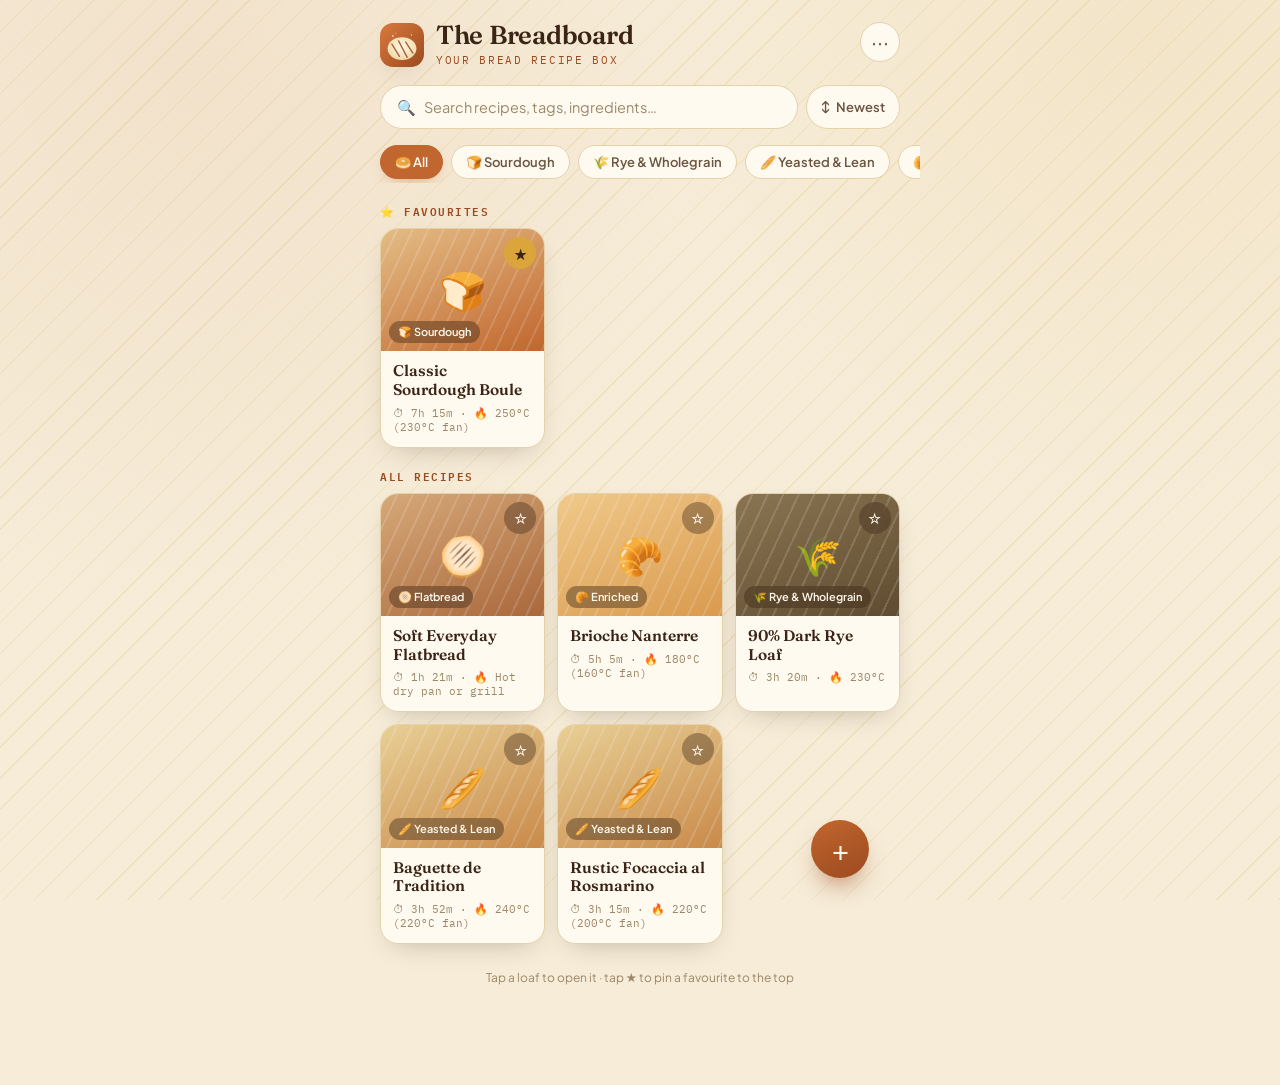
<file: Breads/index.html>
<!DOCTYPE html>
<html lang="en-GB">
<head>
<meta charset="UTF-8">
<meta name="viewport" content="width=device-width, initial-scale=1.0, maximum-scale=1.0, viewport-fit=cover">
<meta name="theme-color" content="#f6ecd8">
<meta name="apple-mobile-web-app-capable" content="yes">
<meta name="mobile-web-app-capable" content="yes">
<meta name="apple-mobile-web-app-status-bar-style" content="default">
<meta name="apple-mobile-web-app-title" content="Breadboard">
<meta name="description" content="Your bread recipe box: sourdough to focaccia, ingredients, method and photos at a glance.">
<title>The Breadboard · Bread Recipe Box</title>
<link rel="manifest" href="manifest.json">
<link rel="preconnect" href="https://fonts.googleapis.com">
<link rel="preconnect" href="https://fonts.gstatic.com" crossorigin>
<link rel="apple-touch-icon" href="icon-180.png">
<link rel="icon" href="icon.svg" type="image/svg+xml">
<link rel="stylesheet" href="style.css">
</head>
<body>

<div id="app">

  <!-- ============ HOME ============ -->
  <section id="view-home" class="view active">
    <header class="home-header">
      <div class="brand">
        <img class="brand-mark" src="icon.svg" alt="">
        <div class="brand-text">
          <h1>The Breadboard</h1>
          <div class="eyebrow">Your bread recipe box</div>
        </div>
      </div>
      <button class="menu-btn" data-action="toggle-menu" aria-label="Menu">⋯</button>
    </header>

    <div id="menuPanel" class="menu-panel hidden">
      <button data-action="export-backup">⬇️ Export backup</button>
      <button data-action="trigger-import">⬆️ Import backup</button>
      <div class="divider"></div>
      <button data-action="show-about">🍞 About Breadboard</button>
    </div>
    <input type="file" id="importFile" accept="application/json" hidden>

    <div class="search-row">
      <div class="search-box">
        <span class="ic">🔍</span>
        <input type="text" id="searchInput" placeholder="Search recipes, tags, ingredients…" autocomplete="off">
      </div>
      <div class="sort-wrap">
        <button class="sort-btn" data-action="toggle-sort" id="sortBtn">↕ <span id="sortLabel">Newest</span></button>
        <div id="sortMenu" class="sort-menu hidden">
          <button data-sort="newest">Newest first</button>
          <button data-sort="az">A – Z</button>
          <button data-sort="type">Bread type</button>
          <button data-sort="quick">Quickest first</button>
        </div>
      </div>
    </div>

    <div id="typeChips" class="chip-row"></div>

    <div id="installBanner"></div>

    <div id="homeList"></div>

    <footer class="hint">Tap a loaf to open it · tap ★ to pin a favourite to the top</footer>

    <button class="fab" data-action="new" aria-label="Add recipe">+</button>
  </section>

  <!-- ============ DETAIL ============ -->
  <section id="view-detail" class="view"></section>

  <!-- ============ FORM ============ -->
  <section id="view-form" class="view"></section>

</div>

<div id="modalRoot"></div>
<div id="toast" class="toast"></div>

<script src="db.js"></script>
<script src="seed.js"></script>
<script src="app.js"></script>
</body>
</html>
</file>
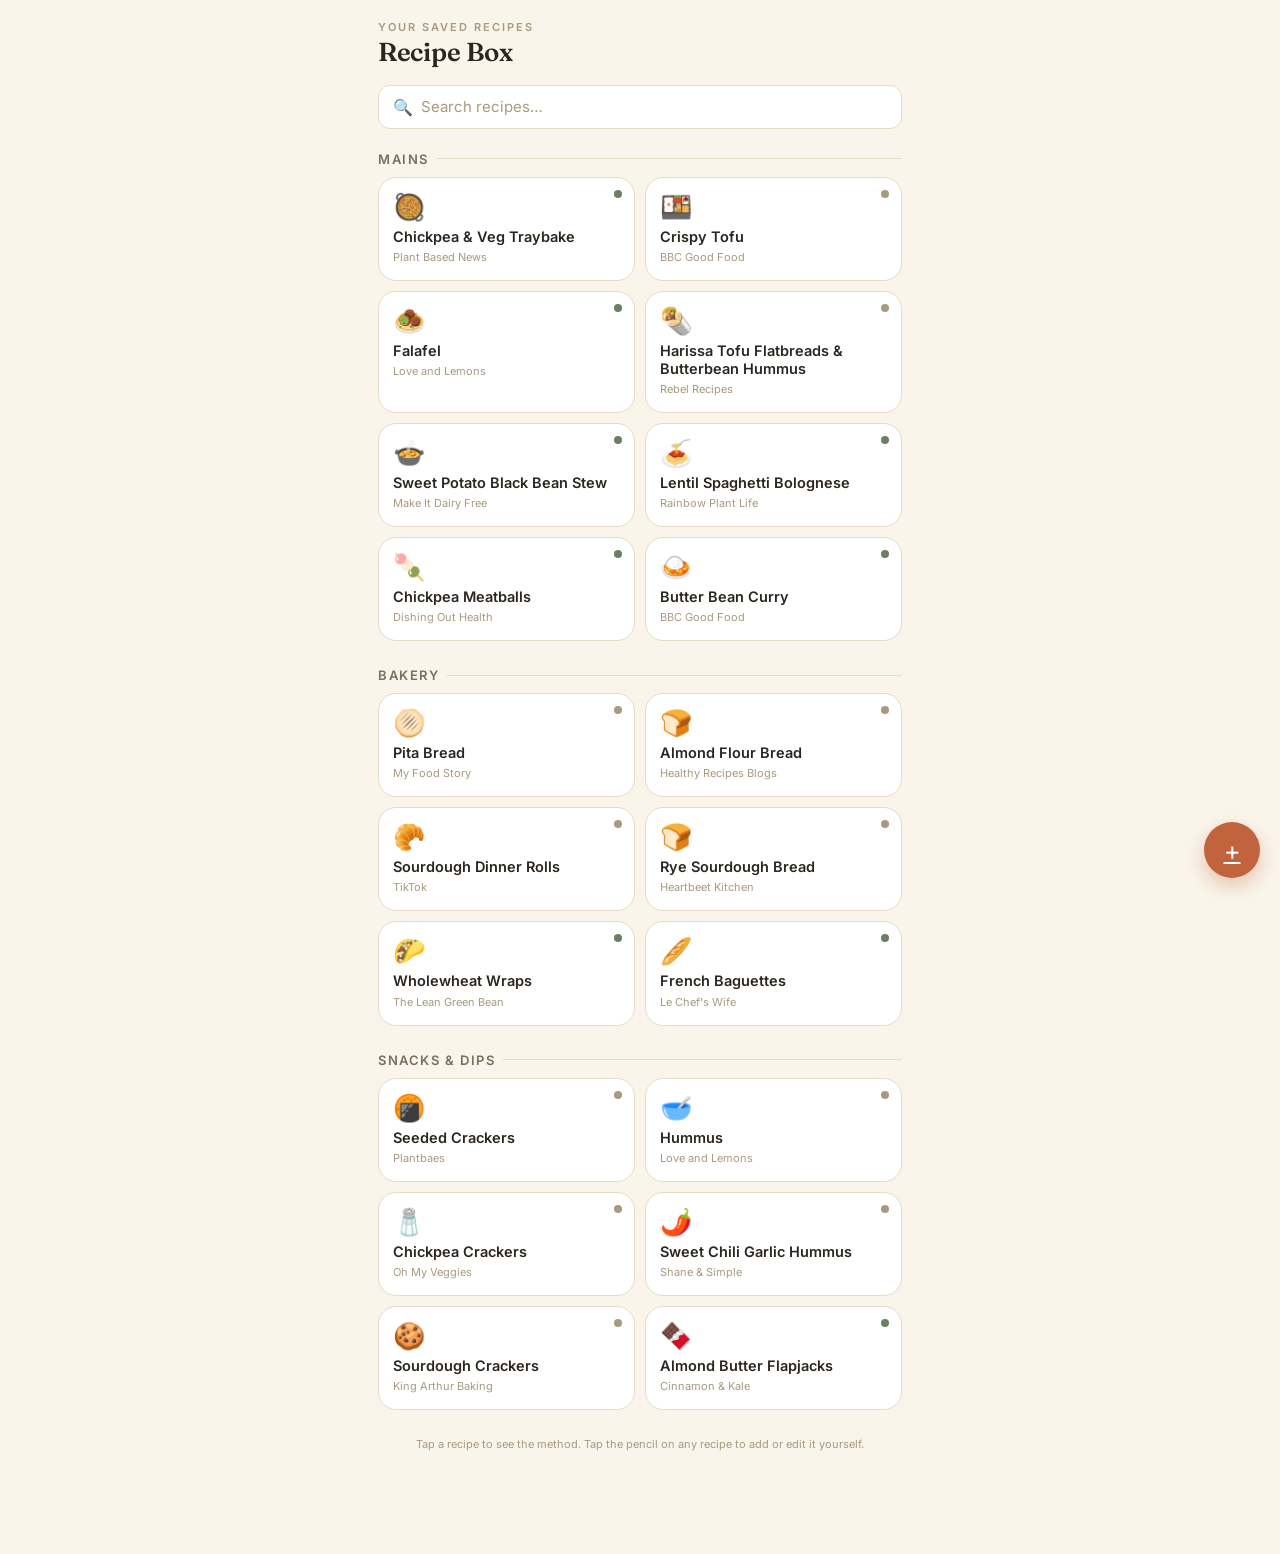
<file: Recipes/index.html>
<!DOCTYPE html>
<html lang="en-GB">
<head>
<meta charset="UTF-8">
<meta name="viewport" content="width=device-width, initial-scale=1.0, maximum-scale=1.0, viewport-fit=cover">
<meta name="theme-color" content="#faf5eb">
<meta name="apple-mobile-web-app-capable" content="yes">
<meta name="mobile-web-app-capable" content="yes">
<meta name="apple-mobile-web-app-status-bar-style" content="default">
<meta name="apple-mobile-web-app-title" content="Recipe Box">
<title>Recipe Box</title>
<link rel="manifest" href="manifest.json">
<link rel="preconnect" href="https://fonts.googleapis.com">
<link rel="preconnect" href="https://fonts.gstatic.com" crossorigin>
<link rel="apple-touch-icon" href="icon.svg">
<link rel="icon" href="icon.svg" type="image/svg+xml">
<link rel="stylesheet" href="style.css">
</head>
<body>
  <div class="eyebrow">Your saved recipes</div>
  <div class="pagehead">
    <h1>Recipe Box</h1>
  </div>

  <div class="search">
    <span>🔍</span>
    <input type="text" id="searchInput" placeholder="Search recipes…" oninput="render()">
  </div>

  <div id="lists"></div>

  <footer class="hint">Tap a recipe to see the method. Tap the pencil on any recipe to add or edit it yourself.</footer>

  <a class="fab" href="recipe.html?new=1" aria-label="Add recipe">+</a>

<script src="data.js"></script>
<script src="app.js"></script>
<script>
  function render(){
    const q = document.getElementById('searchInput').value.trim().toLowerCase();
    const recipes = allRecipes()
      .map(r => resolvedRecipe(r.id))
      .filter(r => !q || r.title.toLowerCase().includes(q) || (r.category||'').toLowerCase().includes(q));

    const cats = {};
    recipes.forEach(r => { (cats[r.category] = cats[r.category] || []).push(r); });
    const order = ['Mains','Bakery','Snacks & Dips'];
    const catNames = Object.keys(cats).sort((a,b) => {
      const ia = order.indexOf(a), ib = order.indexOf(b);
      return (ia===-1?99:ia) - (ib===-1?99:ib);
    });

    const wrap = document.getElementById('lists');
    if(!recipes.length){
      wrap.innerHTML = '<div class="empty-search">No recipes match your search.</div>';
      return;
    }
    wrap.innerHTML = catNames.map(cat => `
      <div class="category">
        <h2>${cat}</h2>
        <div class="grid">
          ${cats[cat].map(tileHtml).join('')}
        </div>
      </div>
    `).join('');
  }

  function tileHtml(r){
    return `
      <a class="tile ${r.status==='ready'?'ready':''}" href="recipe.html?id=${encodeURIComponent(r.id)}">
        <span class="badge"></span>
        <span class="emoji">${r.emoji||'🍽️'}</span>
        <span class="name">${escapeHtml(r.title)}</span>
        <span class="src">${escapeHtml(r.sourceName||'')}</span>
      </a>`;
  }

  render();
</script>
</body>
</html>
</file>
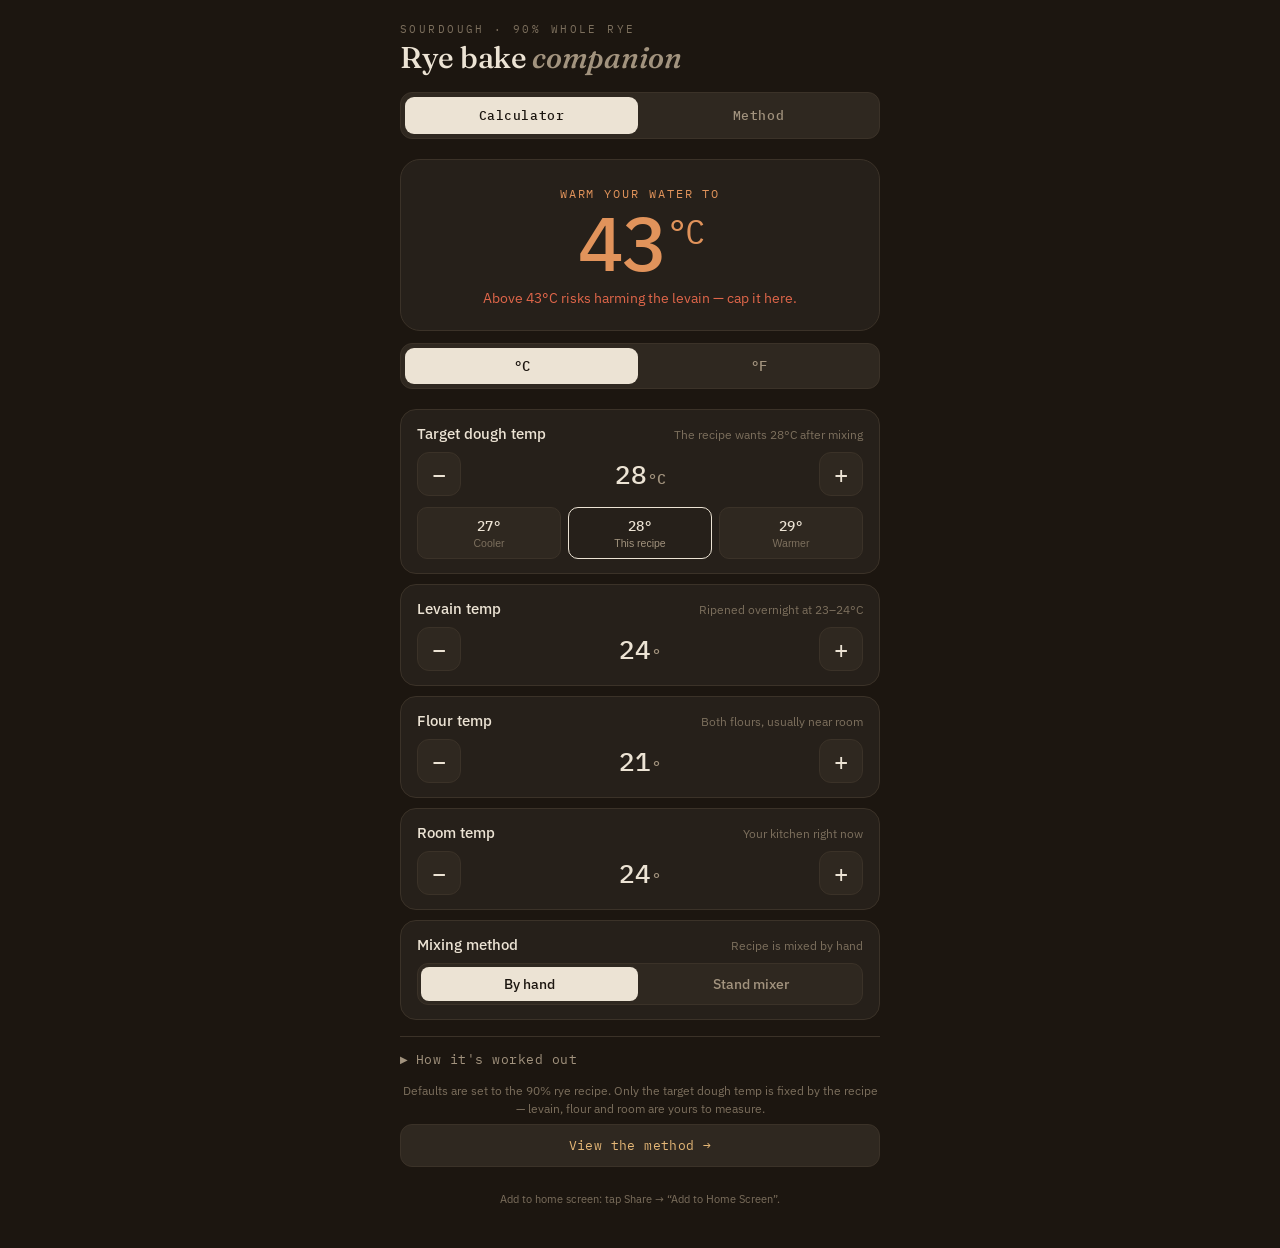
<file: Rye/index.html>
<!DOCTYPE html>
<html lang="en-GB">
<head>
<meta charset="UTF-8">
<meta name="viewport" content="width=device-width, initial-scale=1.0, maximum-scale=1.0, user-scalable=no, viewport-fit=cover">
<meta name="theme-color" content="#1c1610">
<meta name="apple-mobile-web-app-capable" content="yes">
<meta name="mobile-web-app-capable" content="yes">
<meta name="apple-mobile-web-app-status-bar-style" content="black-translucent">
<meta name="apple-mobile-web-app-title" content="90% Rye">
<title>90% Rye · Bake Companion</title>
<link rel="manifest" href="manifest.json">
<link rel="preconnect" href="https://fonts.googleapis.com">
<link rel="preconnect" href="https://fonts.gstatic.com" crossorigin>
<link href="https://fonts.googleapis.com/css2?family=Fraunces:opsz,wght@9..144,400;9..144,500;9..144,600&family=IBM+Plex+Mono:wght@400;500;600&family=IBM+Plex+Sans:wght@400;500;600&display=swap" rel="stylesheet">
<link rel="apple-touch-icon" href="icon.svg">
<link rel="icon" href="icon.svg" type="image/svg+xml">
<style>
  :root{
    --bg:#1c1610;--surface:#26201a;--surface-2:#2f2820;--line:#3b3228;
    --flour:#ece3d4;--muted:#a2937e;--muted-2:#7c6f5d;--danger:#e0664a;
    --accent:#e6b877;--radius:16px;
  }
  *{box-sizing:border-box;margin:0;padding:0;-webkit-tap-highlight-color:transparent}
  html,body{background:var(--bg);color:var(--flour)}
  body{
    font-family:'IBM Plex Sans',system-ui,sans-serif;
    min-height:100vh;min-height:100dvh;
    padding:calc(env(safe-area-inset-top) + 22px) 20px calc(env(safe-area-inset-bottom) + 40px);
    max-width:520px;margin:0 auto;-webkit-font-smoothing:antialiased;
  }
  header{margin-bottom:16px}
  .eyebrow{
    font-family:'IBM Plex Mono',monospace;font-size:11px;letter-spacing:.22em;
    text-transform:uppercase;color:var(--muted-2);margin-bottom:6px;
  }
  h1{
    font-family:'Fraunces',serif;font-weight:500;font-size:30px;line-height:1.05;
    letter-spacing:-.01em;color:var(--flour);
  }
  h1 em{font-style:italic;color:var(--muted)}

  /* ---- Tabs ---- */
  .tabs{display:flex;gap:4px;background:var(--surface-2);border:1px solid var(--line);
    border-radius:12px;padding:4px;margin:18px 0 20px}
  .tabs button{flex:1;border:none;background:transparent;color:var(--muted);
    font-family:'IBM Plex Mono',monospace;font-size:13px;font-weight:500;letter-spacing:.04em;
    padding:10px 0;border-radius:9px;cursor:pointer;transition:.18s}
  .tabs button.on{background:var(--flour);color:#1c1610}

  section{display:none}
  section.on{display:block;animation:fade .25s ease}
  @keyframes fade{from{opacity:0;transform:translateY(4px)}to{opacity:1;transform:none}}

  /* ---- Readout ---- */
  .readout{background:var(--surface);border:1px solid var(--line);border-radius:20px;
    padding:26px 22px 22px;text-align:center;margin-bottom:12px;overflow:hidden}
  .readout .action{font-family:'IBM Plex Mono',monospace;font-size:12px;letter-spacing:.16em;
    text-transform:uppercase;color:var(--muted);margin-bottom:6px;transition:color .3s ease}
  .temp{font-family:'IBM Plex Mono',monospace;font-weight:500;font-size:76px;line-height:.95;
    letter-spacing:-.03em;transition:color .35s ease;display:inline-flex;align-items:flex-start;justify-content:center}
  .temp .deg{font-size:34px;margin-top:8px;margin-left:2px;font-weight:400}
  .subline{margin-top:10px;font-size:13.5px;color:var(--muted);line-height:1.4;min-height:19px;transition:color .3s ease}
  .subline.warn{color:var(--danger)}

  .units{display:flex;gap:4px;background:var(--surface-2);border:1px solid var(--line);
    border-radius:12px;padding:4px;margin-bottom:20px}
  .units button{flex:1;border:none;background:transparent;color:var(--muted);
    font-family:'IBM Plex Mono',monospace;font-size:14px;font-weight:500;padding:9px 0;border-radius:9px;cursor:pointer;transition:.18s}
  .units button.on{background:var(--flour);color:#1c1610}

  .field{background:var(--surface);border:1px solid var(--line);border-radius:var(--radius);
    padding:14px 16px;margin-bottom:10px}
  .field .top{display:flex;justify-content:space-between;align-items:baseline;margin-bottom:2px}
  .label{font-size:14.5px;font-weight:500;color:var(--flour)}
  .hint{font-size:11.5px;color:var(--muted-2);text-align:right;max-width:52%}
  .stepper{display:flex;align-items:center;gap:12px;margin-top:9px}
  .stepper button{width:44px;height:44px;flex:none;border-radius:12px;border:1px solid var(--line);
    background:var(--surface-2);color:var(--flour);font-size:24px;font-family:'IBM Plex Mono',monospace;
    cursor:pointer;display:flex;align-items:center;justify-content:center;line-height:1;transition:.12s;user-select:none}
  .stepper button:active{background:var(--flour);color:#1c1610;transform:scale(.94)}
  .val{flex:1;text-align:center;font-family:'IBM Plex Mono',monospace;font-size:26px;font-weight:500;color:var(--flour)}
  .val .u{font-size:15px;color:var(--muted);margin-left:1px}

  .chips{display:flex;gap:7px;margin-top:11px}
  .chips button{flex:1;border:1px solid var(--line);background:var(--surface-2);border-radius:10px;
    padding:9px 4px;cursor:pointer;transition:.15s;display:flex;flex-direction:column;gap:2px;align-items:center}
  .chips button .cval{font-family:'IBM Plex Mono',monospace;font-size:14px;color:var(--flour);font-weight:500}
  .chips button .clab{font-size:10.5px;color:var(--muted-2)}
  .chips button.on{border-color:var(--flour);background:var(--surface)}
  .chips button.on .clab{color:var(--muted)}

  .segmented{display:flex;gap:4px;background:var(--surface-2);border:1px solid var(--line);border-radius:11px;padding:3px;margin-top:9px}
  .segmented button{flex:1;border:none;background:transparent;color:var(--muted);font-size:13.5px;font-weight:500;
    font-family:'IBM Plex Sans';padding:8px 0;border-radius:8px;cursor:pointer;transition:.15s}
  .segmented button.on{background:var(--flour);color:#1c1610}
  .mixer-row{overflow:hidden;max-height:0;opacity:0;transition:.28s ease}
  .mixer-row.show{max-height:80px;opacity:1;margin-top:11px}

  details{margin-top:16px;border-top:1px solid var(--line);padding-top:14px}
  summary{list-style:none;cursor:pointer;font-size:13px;color:var(--muted);font-family:'IBM Plex Mono',monospace;
    letter-spacing:.04em;display:flex;align-items:center;gap:7px}
  summary::-webkit-details-marker{display:none}
  summary .tri{transition:transform .2s;font-size:10px}
  details[open] summary .tri{transform:rotate(90deg)}
  .formula{margin-top:12px;font-size:13px;line-height:1.65;color:var(--muted)}
  .formula code{display:block;font-family:'IBM Plex Mono',monospace;font-size:12.5px;color:var(--flour);
    background:var(--surface);border:1px solid var(--line);border-radius:10px;padding:12px 13px;margin:10px 0;white-space:pre-wrap;word-break:break-word}
  .formula .live{color:var(--accent)}
  .tuned{font-size:12px;color:var(--muted-2);text-align:center;margin:14px 2px 4px;line-height:1.5}

  /* ---- Method ---- */
  .day-label{font-family:'IBM Plex Mono',monospace;font-size:11px;letter-spacing:.18em;text-transform:uppercase;
    color:var(--accent);margin:20px 2px 12px;display:flex;align-items:center;gap:10px}
  .day-label::after{content:"";flex:1;height:1px;background:var(--line)}
  .day-label:first-child{margin-top:4px}
  .step{background:var(--surface);border:1px solid var(--line);border-radius:var(--radius);padding:15px 16px 16px;margin-bottom:10px;display:flex;gap:14px}
  .step .n{font-family:'Fraunces',serif;font-size:24px;font-weight:500;color:var(--accent);line-height:1;flex:none;width:24px;text-align:center;margin-top:1px}
  .step .body{flex:1}
  .step .stitle{display:flex;justify-content:space-between;align-items:baseline;gap:10px;margin-bottom:6px}
  .step .stitle .name{font-size:15.5px;font-weight:600;color:var(--flour)}
  .step .stitle .time{font-family:'IBM Plex Mono',monospace;font-size:11.5px;color:var(--muted-2);flex:none}
  .step p{font-size:13.5px;line-height:1.55;color:var(--muted);margin:0}
  .step p b{color:var(--flour);font-weight:600}
  .step .ing{font-family:'IBM Plex Mono',monospace;font-size:12px;color:var(--flour);background:var(--surface-2);
    border:1px solid var(--line);border-radius:9px;padding:9px 11px;margin:8px 0 2px;line-height:1.7}
  .step .hot{color:var(--accent);font-weight:600}
  .jump{display:block;width:100%;margin-top:6px;background:var(--surface-2);border:1px solid var(--line);
    color:var(--accent);font-family:'IBM Plex Mono',monospace;font-size:13px;padding:12px;border-radius:12px;
    cursor:pointer;letter-spacing:.03em;transition:.15s}
  .jump:active{background:var(--flour);color:#1c1610}

  footer{margin-top:24px;text-align:center;font-size:11px;color:var(--muted-2);line-height:1.6}
</style>
</head>
<body>
  <header>
    <div class="eyebrow">Sourdough · 90% Whole Rye</div>
    <h1>Rye bake <em>companion</em></h1>
  </header>

  <div class="tabs" role="tablist">
    <button id="tabCalc" class="on" onclick="showTab('calc')">Calculator</button>
    <button id="tabMethod" onclick="showTab('method')">Method</button>
  </div>

  <!-- ============ CALCULATOR ============ -->
  <section id="calc" class="on">
    <div class="readout">
      <div class="action" id="action">Warm your water to</div>
      <div class="temp" id="temp"><span id="tempNum">—</span><span class="deg" id="tempDeg">°C</span></div>
      <div class="subline" id="subline"></div>
    </div>

    <div class="units" role="group" aria-label="Units">
      <button id="unitC" class="on" onclick="setUnit('C')">°C</button>
      <button id="unitF" onclick="setUnit('F')">°F</button>
    </div>

    <div class="field">
      <div class="top"><span class="label">Target dough temp</span>
        <span class="hint">The recipe wants 28°C after mixing</span></div>
      <div class="stepper">
        <button onclick="bump('ddt',-1)" aria-label="decrease">−</button>
        <div class="val"><span id="ddtV"></span><span class="u" id="ddtU">°C</span></div>
        <button onclick="bump('ddt',1)" aria-label="increase">+</button>
      </div>
      <div class="chips" id="ddtChips"></div>
    </div>

    <div class="field">
      <div class="top"><span class="label">Levain temp</span>
        <span class="hint">Ripened overnight at 23–24°C</span></div>
      <div class="stepper">
        <button onclick="bump('levain',-1)" aria-label="decrease">−</button>
        <div class="val"><span id="levainV"></span><span class="u">°</span></div>
        <button onclick="bump('levain',1)" aria-label="increase">+</button>
      </div>
    </div>

    <div class="field">
      <div class="top"><span class="label">Flour temp</span>
        <span class="hint">Both flours, usually near room</span></div>
      <div class="stepper">
        <button onclick="bump('flour',-1)" aria-label="decrease">−</button>
        <div class="val"><span id="flourV"></span><span class="u">°</span></div>
        <button onclick="bump('flour',1)" aria-label="increase">+</button>
      </div>
    </div>

    <div class="field">
      <div class="top"><span class="label">Room temp</span>
        <span class="hint">Your kitchen right now</span></div>
      <div class="stepper">
        <button onclick="bump('room',-1)" aria-label="decrease">−</button>
        <div class="val"><span id="roomV"></span><span class="u">°</span></div>
        <button onclick="bump('room',1)" aria-label="increase">+</button>
      </div>
    </div>

    <div class="field">
      <div class="top"><span class="label">Mixing method</span>
        <span class="hint">Recipe is mixed by hand</span></div>
      <div class="segmented">
        <button id="mHand" class="on" onclick="setMethod('hand')">By hand</button>
        <button id="mMixer" onclick="setMethod('mixer')">Stand mixer</button>
      </div>
      <div class="mixer-row" id="mixerRow">
        <div class="stepper">
          <button onclick="bump('friction',-1)" aria-label="decrease">−</button>
          <div class="val"><span id="frictionV"></span><span class="u">° added</span></div>
          <button onclick="bump('friction',1)" aria-label="increase">+</button>
        </div>
      </div>
    </div>

    <details>
      <summary><span class="tri">▶</span> How it's worked out</summary>
      <div class="formula">
        Dough temperature is the average of its four contributors, plus any heat from the mixer. Rearranged to solve for the water:
        <code>water = (target × 4) − (levain + flour + room + friction)</code>
        <code id="liveCalc"></code>
        This dough runs warm on purpose — 28°C speeds up its very short fermentation. Keep water below 43°C so you don't harm the levain.
      </div>
    </details>

    <p class="tuned">Defaults are set to the 90% rye recipe. Only the target dough temp is fixed by the recipe — levain, flour and room are yours to measure.</p>
    <button class="jump" onclick="showTab('method')">View the method →</button>
  </section>

  <!-- ============ METHOD ============ -->
  <section id="method">
    <div class="day-label">The night before</div>

    <div class="step">
      <div class="n">1</div>
      <div class="body">
        <div class="stitle"><span class="name">Prepare the levain</span><span class="time">9:00 pm</span></div>
        <p>Mix, cover, and leave <b>12 hours</b> at <b>23–24°C</b> until risen, bubbly and smelling of dark red wine.</p>
        <div class="ing">272g whole rye flour<br>272g water<br>41g ripe starter (100% hydration)</div>
      </div>
    </div>

    <div class="day-label">The next day</div>

    <div class="step">
      <div class="n">2</div>
      <div class="body">
        <div class="stitle"><span class="name">Mix</span><span class="time">9:00 am</span></div>
        <p>Warm the mixing water so the dough finishes at <span class="hot">28°C</span> — check the Calculator. Combine everything with a dough whisk or wet hands until <b>no dry flour remains</b>. Don't knead; rye needs none. Gather into a ball and take its temperature.</p>
        <div class="ing">272g whole rye flour<br>60g high-protein white bread flour<br>272g water (hold a little back)<br>11g fine sea salt<br>all the levain</div>
        <button class="jump" onclick="showTab('calc')">← Open water calculator</button>
      </div>
    </div>

    <div class="step">
      <div class="n">3</div>
      <div class="body">
        <div class="stitle"><span class="name">Bulk ferment</span><span class="time">9:15–9:35 am · 20 min</span></div>
        <p>Cover and rest just <b>20 minutes</b> at 23–24°C. No stretch-and-folds. If your dough came out below 28°C, give it a little longer.</p>
      </div>
    </div>

    <div class="step">
      <div class="n">4</div>
      <div class="body">
        <div class="stitle"><span class="name">Shape</span><span class="time">9:35 am</span></div>
        <p>Heavily dust an 8-inch banneton with rye. Flour the surface, the dough top and your hands. Scrape out floured-side down. Fold left, top, right, then bottom into the middle; flip and round into a rough ball. Set <b>seam-down</b> in the basket, dust the top with rye, cover.</p>
      </div>
    </div>

    <div class="step">
      <div class="n">5</div>
      <div class="body">
        <div class="stitle"><span class="name">Proof</span><span class="time">9:45–10:45 am · 1 hr</span></div>
        <p>Proof <b>1 hour</b> at room temperature. Meanwhile preheat the oven with a stone or steel to <span class="hot">230°C</span> (450°F).</p>
      </div>
    </div>

    <div class="step">
      <div class="n">6</div>
      <div class="body">
        <div class="stitle"><span class="name">Bake</span><span class="time">10:45 am</span></div>
        <p>Ready when puffy with <b>cracks ~1cm wide</b> across the top. Tip onto parchment seam-down, load, and steam the oven. Bake <b>30 min at 230°C</b>, then drop to <span class="hot">205°C</span> (400°F) and bake <b>30–35 min</b> more until deep brown and hollow-sounding (200–204°C internal). Cool 30 min, then rest wrapped <b>24 hours</b> before slicing.</p>
      </div>
    </div>

    <footer>Total dough 1,200g · 90% hydration · 45% prefermented flour<br>Method adapted from theperfectloaf.com</footer>
  </section>

  <footer id="installNote">Add to home screen: tap Share → “Add to Home Screen”.</footer>

<script>
  let unit='C', method='hand';
  const s={ ddt:28, levain:24, flour:21, room:24, friction:0 };

  const cToF=c=>c*9/5+32, fToC=f=>(f-32)*5/9;
  const dCtoF=d=>d*9/5, dFtoC=d=>d*5/9;

  const ddtPresets={
    C:[{v:27,l:'Cooler'},{v:28,l:'This recipe'},{v:29,l:'Warmer'}],
    F:[{v:80,l:'Cooler'},{v:82,l:'This recipe'},{v:84,l:'Warmer'}]
  };

  function showTab(t){
    document.getElementById('calc').classList.toggle('on',t==='calc');
    document.getElementById('method').classList.toggle('on',t==='method');
    document.getElementById('tabCalc').classList.toggle('on',t==='calc');
    document.getElementById('tabMethod').classList.toggle('on',t==='method');
    document.getElementById('installNote').style.display = t==='calc' ? 'block' : 'none';
    window.scrollTo({top:0,behavior:'smooth'});
  }

  function setUnit(u){
    if(u===unit) return;
    if(u==='F'){
      s.ddt=Math.round(cToF(s.ddt)); s.levain=Math.round(cToF(s.levain));
      s.flour=Math.round(cToF(s.flour)); s.room=Math.round(cToF(s.room));
      s.friction=Math.round(dCtoF(s.friction));
    }else{
      s.ddt=Math.round(fToC(s.ddt)); s.levain=Math.round(fToC(s.levain));
      s.flour=Math.round(fToC(s.flour)); s.room=Math.round(fToC(s.room));
      s.friction=Math.round(dFtoC(s.friction));
    }
    unit=u;
    document.getElementById('unitC').classList.toggle('on',u==='C');
    document.getElementById('unitF').classList.toggle('on',u==='F');
    document.getElementById('ddtU').textContent='°'+u;
    document.getElementById('tempDeg').textContent='°'+u;
    render();
  }

  function setMethod(m){
    method=m;
    document.getElementById('mHand').classList.toggle('on',m==='hand');
    document.getElementById('mMixer').classList.toggle('on',m==='mixer');
    document.getElementById('mixerRow').classList.toggle('show',m==='mixer');
    if(m==='hand') s.friction=0;
    else if(s.friction===0) s.friction=(unit==='C'?3:6);
    render();
  }

  function bump(k,d){
    s[k]+=d;
    if(k==='friction'&&s.friction<0)s.friction=0;
    if(navigator.vibrate)navigator.vibrate(6);
    render();
  }

  function tempColour(t){ // t in °C
    const lo=8,hi=44; let p=(t-lo)/(hi-lo); p=Math.max(0,Math.min(1,p));
    return `hsl(${205-p*185} ${45+p*25}% 62%)`;
  }

  function buildChips(){
    const w=document.getElementById('ddtChips'); w.innerHTML='';
    ddtPresets[unit].forEach(p=>{
      const b=document.createElement('button');
      b.className=(s.ddt===p.v)?'on':'';
      b.innerHTML=`<span class="cval">${p.v}°</span><span class="clab">${p.l}</span>`;
      b.onclick=()=>{ s.ddt=p.v; render(); };
      w.appendChild(b);
    });
  }

  function render(){
    document.getElementById('ddtV').textContent=s.ddt;
    document.getElementById('levainV').textContent=s.levain;
    document.getElementById('flourV').textContent=s.flour;
    document.getElementById('roomV').textContent=s.room;
    document.getElementById('frictionV').textContent=s.friction;
    buildChips();

    const water=s.ddt*4-(s.levain+s.flour+s.room+s.friction);
    const waterC=unit==='C'?water:fToC(water);
    document.getElementById('tempNum').textContent=Math.round(water);
    const col=tempColour(waterC);
    document.getElementById('temp').style.color=col;

    const action=document.getElementById('action');
    if(water>s.room+0.5)action.textContent='Warm your water to';
    else if(water<s.room-0.5)action.textContent='Cool your water to';
    else action.textContent='Use water at';
    action.style.color=col;

    const sub=document.getElementById('subline');
    const maxSafe=unit==='C'?43:110, cold=unit==='C'?4:39;
    if(water>=maxSafe){sub.className='subline warn';
      sub.textContent=`Above ${maxSafe}°${unit} risks harming the levain — cap it here.`;}
    else if(water<=cold){sub.className='subline';
      sub.textContent='Very cold — use fridge water or a couple of ice cubes.';}
    else{sub.className='subline';
      sub.textContent=method==='hand'?'Mixing by hand adds no meaningful heat.':'Tune the mixer figure to your own machine.';}

    document.getElementById('liveCalc').innerHTML=
      `(${s.ddt} × 4) − (${s.levain} + ${s.flour} + ${s.room} + ${s.friction}) = `+
      `<span class="live">${Math.round(water)}°${unit}</span>`;
  }

  render();

  if('serviceWorker' in navigator){
    navigator.serviceWorker.register('/prototypes/Rye/sw.js');
  }
</script>
</body>
</html>
</file>
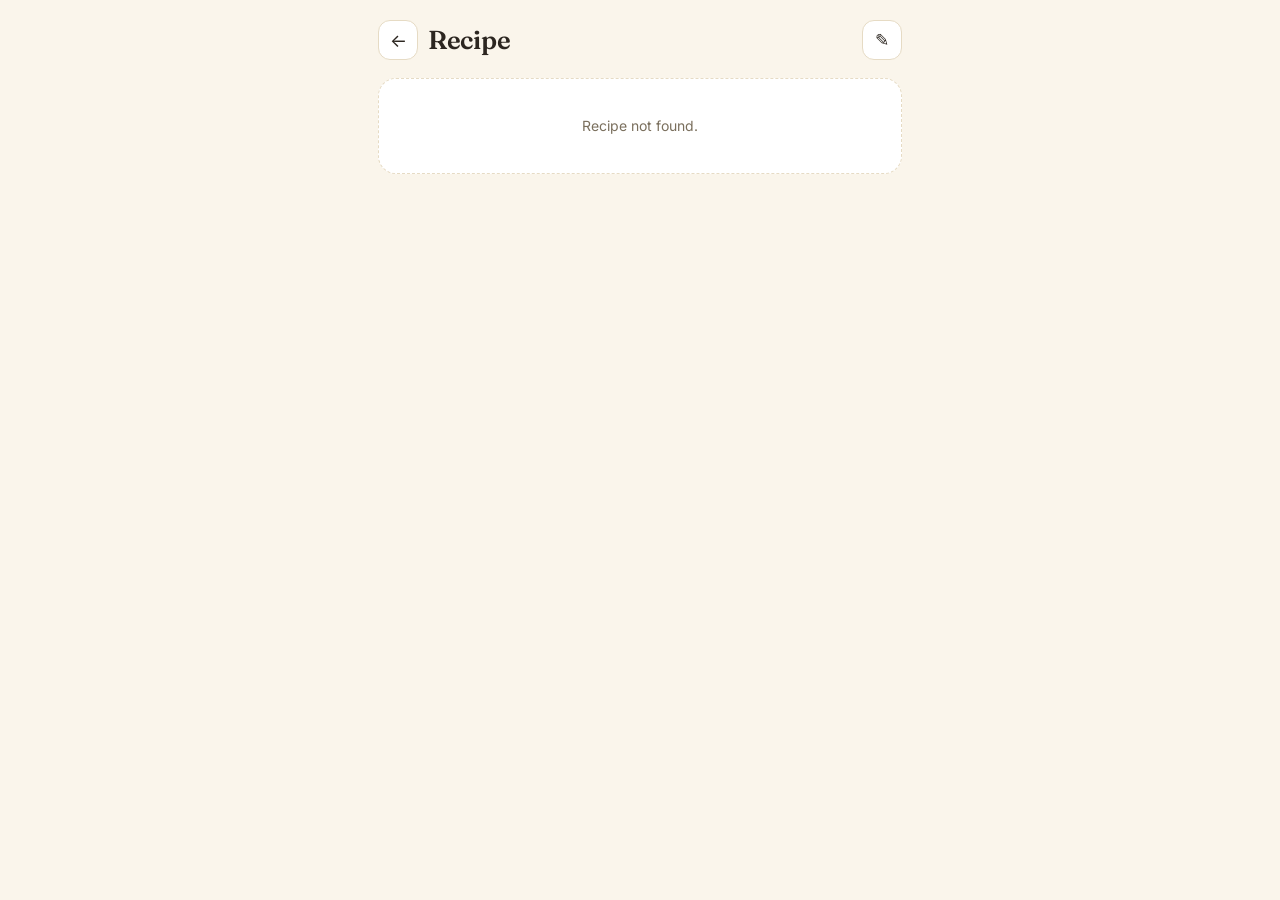
<file: Recipes/recipe.html>
<!DOCTYPE html>
<html lang="en-GB">
<head>
<meta charset="UTF-8">
<meta name="viewport" content="width=device-width, initial-scale=1.0, maximum-scale=1.0, viewport-fit=cover">
<meta name="theme-color" content="#faf5eb">
<meta name="apple-mobile-web-app-capable" content="yes">
<meta name="mobile-web-app-capable" content="yes">
<title id="pageTitle">Recipe · Recipe Box</title>
<link rel="manifest" href="manifest.json">
<link rel="preconnect" href="https://fonts.googleapis.com">
<link rel="preconnect" href="https://fonts.gstatic.com" crossorigin>
<link rel="apple-touch-icon" href="icon.svg">
<link rel="icon" href="icon.svg" type="image/svg+xml">
<link rel="stylesheet" href="style.css">
</head>
<body>

  <div class="pagehead">
    <a class="backbtn" href="index.html" aria-label="Back">←</a>
    <h1 id="titleView">Recipe</h1>
    <button class="iconbtn" id="editBtn" aria-label="Edit" onclick="openEdit()">✎</button>
  </div>

  <!-- ============ VIEW MODE ============ -->
  <div id="viewMode">
    <div class="meta-row" id="metaRow"></div>
    <a id="sourceLink" class="source-link" target="_blank" rel="noopener">View original recipe ↗</a>
    <div id="noteBox"></div>

    <div id="companionBox"></div>

    <div id="emptyState"></div>

    <div id="ingredientsBlock" style="display:none">
      <div class="section-title">Ingredients</div>
      <div id="ingredientsOut"></div>
    </div>

    <div id="methodBlock" style="display:none">
      <div class="section-title">Method</div>
      <div id="methodOut"></div>
    </div>
  </div>

  <!-- ============ EDIT MODE ============ -->
  <div id="editMode" style="display:none">
    <div class="field">
      <label>Title</label>
      <input type="text" id="fTitle" placeholder="Recipe name">
    </div>
    <div class="field-row">
      <div class="field">
        <label>Category</label>
        <select id="fCategory">
          <option>Mains</option>
          <option>Bakery</option>
          <option>Snacks & Dips</option>
        </select>
      </div>
      <div class="field">
        <label>Emoji</label>
        <input type="text" id="fEmoji" placeholder="🍽️" maxlength="4">
      </div>
    </div>
    <div class="field-row">
      <div class="field">
        <label>Time</label>
        <input type="text" id="fTime" placeholder="e.g. 40 min">
      </div>
      <div class="field">
        <label>Servings</label>
        <input type="text" id="fServings" placeholder="e.g. Serves 4">
      </div>
    </div>
    <div class="field">
      <label>Source link (optional)</label>
      <input type="text" id="fSource" placeholder="https://…">
    </div>
    <div class="field">
      <label>Ingredients</label>
      <textarea id="fIngredients" placeholder="One per line, e.g.&#10;200g chickpeas&#10;1 tbsp olive oil"></textarea>
      <div class="help">One ingredient per line. For multi-part recipes, start a section with a line like <code>## For the sauce</code>.</div>
    </div>
    <div class="field">
      <label>Method</label>
      <textarea id="fMethod" placeholder="One step per line" style="min-height:180px"></textarea>
      <div class="help">One step per line — numbered automatically. Use <code>## Heading</code> to start a new section.</div>
    </div>

    <button class="btn btn-primary btn-block" onclick="saveEdit()">Save recipe</button>
    <div class="actions-row">
      <button class="btn btn-outline btn-block" onclick="cancelEdit()">Cancel</button>
      <button class="btn btn-outline btn-danger btn-block" id="deleteBtn" style="display:none" onclick="deleteRecipe()">Delete</button>
    </div>
  </div>

<script src="data.js"></script>
<script src="app.js"></script>
<script>
  const params = new URLSearchParams(location.search);
  let recipeId = params.get('id');
  const isNew = params.get('new') === '1';

  function init(){
    if(isNew){ openEdit(true); return; }
    const r = resolvedRecipe(recipeId);
    if(!r){ document.getElementById('viewMode').innerHTML = '<div class="empty-state">Recipe not found.</div>'; return; }
    renderView(r);
  }

  function renderView(r){
    document.title = r.title + ' · Recipe Box';
    document.getElementById('titleView').textContent = r.emoji ? r.emoji + '  ' + r.title : r.title;

    const meta = [];
    if(r.time) meta.push(`<span class="pill">⏱ ${escapeHtml(r.time)}</span>`);
    if(r.servings) meta.push(`<span class="pill">🍽 ${escapeHtml(r.servings)}</span>`);
    meta.push(`<span class="pill">${escapeHtml(r.category||'')}</span>`);
    document.getElementById('metaRow').innerHTML = meta.join('');

    const src = document.getElementById('sourceLink');
    if(r.source){ src.href = r.source; src.textContent = 'View original' + (r.sourceName ? ' · ' + r.sourceName : '') + ' ↗'; }
    else { src.style.display = 'none'; }

    document.getElementById('noteBox').innerHTML = r.note ? `<div class="note">${escapeHtml(r.note)}</div>` : '';
    document.getElementById('companionBox').innerHTML = r.companionApp
      ? `<a class="btn btn-outline btn-block" href="${r.companionApp}">Open bake-day companion app →</a>` : '';

    if(r.status !== 'ready'){
      document.getElementById('emptyState').innerHTML = `
        <div class="empty-state">
          <span class="big">📝</span>
          No method saved here yet.<br>Tap the pencil above to paste it in.
        </div>`;
      document.getElementById('ingredientsBlock').style.display = 'none';
      document.getElementById('methodBlock').style.display = 'none';
      return;
    }
    document.getElementById('emptyState').innerHTML = '';
    if(hasAnyContent(r.ingredients)){
      document.getElementById('ingredientsBlock').style.display = '';
      renderIngredients(r.ingredients, 'ingredientsOut', r.id);
    }
    if(hasAnyContent(r.method)){
      document.getElementById('methodBlock').style.display = '';
      renderMethod(r.method, 'methodOut');
    }
  }

  function openEdit(forceNew){
    document.getElementById('viewMode').style.display = 'none';
    document.getElementById('editMode').style.display = '';
    document.getElementById('editBtn').style.display = 'none';

    if(forceNew || isNew){
      document.getElementById('titleView').textContent = 'New recipe';
      document.getElementById('fTitle').value = '';
      document.getElementById('fCategory').value = 'Mains';
      document.getElementById('fEmoji').value = '🍽️';
      document.getElementById('fTime').value = '';
      document.getElementById('fServings').value = '';
      document.getElementById('fSource').value = '';
      document.getElementById('fIngredients').value = '';
      document.getElementById('fMethod').value = '';
      document.getElementById('deleteBtn').style.display = 'none';
      return;
    }

    const base = findRecipe(recipeId);
    const r = resolvedRecipe(recipeId);
    document.getElementById('fTitle').value = base.title;
    document.getElementById('fCategory').value = base.category;
    document.getElementById('fEmoji').value = base.emoji || '';
    document.getElementById('fTime').value = r.time || '';
    document.getElementById('fServings').value = r.servings || '';
    document.getElementById('fSource').value = base.source || '';
    document.getElementById('fIngredients').value = toEditText(r.ingredients);
    document.getElementById('fMethod').value = toEditText(r.method);

    const isCustom = loadCustom().some(x => x.id === recipeId);
    document.getElementById('deleteBtn').style.display = isCustom ? '' : 'none';
  }

  function cancelEdit(){
    if(isNew){ location.href = 'index.html'; return; }
    document.getElementById('viewMode').style.display = '';
    document.getElementById('editMode').style.display = 'none';
    document.getElementById('editBtn').style.display = '';
  }

  function saveEdit(){
    const title = document.getElementById('fTitle').value.trim();
    if(!title){ alert('Give the recipe a title first.'); return; }
    const ingredients = fromEditText(document.getElementById('fIngredients').value, 'items');
    const method = fromEditText(document.getElementById('fMethod').value, 'steps');
    const time = document.getElementById('fTime').value.trim();
    const servings = document.getElementById('fServings').value.trim();

    if(isNew || !findRecipe(recipeId)){
      const id = slugify(title);
      const custom = loadCustom();
      custom.push({
        id, title,
        category: document.getElementById('fCategory').value,
        emoji: document.getElementById('fEmoji').value.trim() || '🍽️',
        source: document.getElementById('fSource').value.trim(),
        sourceName: '',
        time, servings,
        ingredients, method,
        status: 'ready'
      });
      saveCustom(custom);
      location.href = 'recipe.html?id=' + encodeURIComponent(id);
      return;
    }

    saveOverride(recipeId, { ingredients, method, time, servings });

    const isCustom = loadCustom().some(x => x.id === recipeId);
    if(isCustom){
      const custom = loadCustom().map(x => x.id === recipeId ? Object.assign({}, x, {
        title, category: document.getElementById('fCategory').value,
        emoji: document.getElementById('fEmoji').value.trim() || '🍽️',
        source: document.getElementById('fSource').value.trim()
      }) : x);
      saveCustom(custom);
    }

    location.reload();
  }

  function deleteRecipe(){
    if(!confirm('Delete this recipe?')) return;
    saveCustom(loadCustom().filter(x => x.id !== recipeId));
    clearOverride(recipeId);
    location.href = 'index.html';
  }

  init();
</script>
</body>
</html>
</file>
<file: Breads/style.css>
@import url('https://fonts.googleapis.com/css2?family=Fraunces:ital,opsz,wght@0,9..144,500;0,9..144,600;1,9..144,500&family=Plus+Jakarta+Sans:wght@400;500;600;700&family=IBM+Plex+Mono:wght@400;500;600&display=swap');

:root{
  --bg:#f6ecd8;
  --bg-tex:#efe0bd;
  --surface:#fffaf0;
  --surface-2:#fbf2df;
  --line:#e5d2ab;
  --ink:#3a2415;
  --ink-soft:#6b5540;
  --muted:#9c8768;
  --crust:#c1662f;
  --crust-deep:#9c4a1f;
  --crumb:#efd9a8;
  --gold:#dba53c;
  --danger:#b23b2e;
  --good:#5c7a4a;
  --radius:20px;
  --radius-sm:12px;
  --shadow:0 10px 28px -14px rgba(58,36,21,.35);
}

*{box-sizing:border-box;margin:0;padding:0;-webkit-tap-highlight-color:transparent}

html,body{background:var(--bg);color:var(--ink)}
body{
  font-family:'Plus Jakarta Sans',system-ui,sans-serif;
  min-height:100vh;min-height:100dvh;
  -webkit-font-smoothing:antialiased;
  background-image:
    radial-gradient(circle at 15% 8%, rgba(193,102,47,.08), transparent 40%),
    radial-gradient(circle at 90% 4%, rgba(219,165,60,.10), transparent 35%),
    repeating-linear-gradient(135deg, var(--bg-tex) 0 1px, transparent 1px 22px);
  background-attachment:fixed;
}

button{font-family:inherit;cursor:pointer}
input,select,textarea{font-family:inherit}
ul,ol{list-style:none}
img{display:block;max-width:100%}
a{color:inherit}

.mono{font-family:'IBM Plex Mono',monospace}

#app{max-width:560px;margin:0 auto;position:relative;min-height:100dvh}

.view{display:none}
.view.active{display:block;animation:fadeUp .3s ease}
@keyframes fadeUp{from{opacity:0;transform:translateY(6px)}to{opacity:1;transform:none}}

/* ---------------- Home ---------------- */

.home-header{
  padding:calc(env(safe-area-inset-top) + 22px) 20px 4px;
  display:flex;align-items:flex-start;justify-content:space-between;gap:12px;
}
.brand{display:flex;align-items:center;gap:12px}
.brand-mark{width:44px;height:44px;border-radius:13px;flex:none;box-shadow:var(--shadow)}
.brand-text h1{
  font-family:'Fraunces',serif;font-weight:600;font-size:26px;line-height:1;letter-spacing:-.01em;color:var(--ink);
}
.brand-text .eyebrow{
  font-family:'IBM Plex Mono',monospace;font-size:10.5px;letter-spacing:.16em;text-transform:uppercase;
  color:var(--crust-deep);margin-top:5px;
}
.menu-btn{
  width:40px;height:40px;border-radius:50%;border:1px solid var(--line);background:var(--surface);
  display:flex;align-items:center;justify-content:center;font-size:18px;color:var(--ink-soft);flex:none;
}
.menu-btn:active{transform:scale(.94)}

.menu-panel{
  position:absolute;top:70px;right:20px;background:var(--surface);border:1px solid var(--line);
  border-radius:16px;box-shadow:var(--shadow);padding:8px;min-width:190px;z-index:40;
}
.menu-panel button{
  display:flex;align-items:center;gap:10px;width:100%;text-align:left;background:none;border:none;
  padding:10px 12px;border-radius:10px;font-size:14px;color:var(--ink);font-weight:500;
}
.menu-panel button:active{background:var(--surface-2)}
.menu-panel .divider{height:1px;background:var(--line);margin:6px 4px}

.search-row{padding:14px 20px 0;display:flex;gap:8px}
.search-box{
  flex:1;display:flex;align-items:center;gap:8px;background:var(--surface);border:1px solid var(--line);
  border-radius:999px;padding:11px 16px;
}
.search-box input{flex:1;border:none;background:none;outline:none;font-size:14.5px;color:var(--ink)}
.search-box input::placeholder{color:var(--muted)}
.search-box .ic{color:var(--muted);font-size:15px}

.sort-wrap{position:relative;flex:none}
.sort-btn{
  height:100%;padding:0 14px;border-radius:999px;border:1px solid var(--line);background:var(--surface);
  font-size:13px;color:var(--ink-soft);font-weight:600;display:flex;align-items:center;gap:6px;white-space:nowrap;
}
.sort-menu{
  position:absolute;top:calc(100% + 8px);right:0;background:var(--surface);border:1px solid var(--line);
  border-radius:14px;box-shadow:var(--shadow);padding:6px;min-width:170px;z-index:40;
}
.sort-menu.hidden,.menu-panel.hidden,.modal-overlay.hidden{display:none}
.sort-menu button{
  display:block;width:100%;text-align:left;background:none;border:none;padding:9px 12px;border-radius:9px;
  font-size:13.5px;color:var(--ink);font-weight:500;
}
.sort-menu button.active{background:var(--crumb);color:var(--crust-deep);font-weight:700}
.sort-menu button:active{background:var(--surface-2)}

.chip-row{
  display:flex;gap:8px;overflow-x:auto;padding:16px 20px 4px;scrollbar-width:none;
}
.chip-row::-webkit-scrollbar{display:none}
.chip{
  flex:none;display:flex;align-items:center;gap:6px;padding:8px 14px;border-radius:999px;
  border:1px solid var(--line);background:var(--surface);font-size:13px;font-weight:600;color:var(--ink-soft);
  transition:transform .12s;
}
.chip:active{transform:scale(.95)}
.chip.active{background:var(--crust);border-color:var(--crust);color:#fff8ec;box-shadow:0 6px 16px -8px rgba(193,102,47,.7)}

.section-label{
  padding:18px 20px 8px;font-family:'IBM Plex Mono',monospace;font-size:11px;letter-spacing:.14em;
  text-transform:uppercase;color:var(--crust-deep);font-weight:600;
}

.grid{
  display:grid;grid-template-columns:repeat(auto-fill, minmax(148px,1fr));gap:12px;padding:0 20px;
}

.card{
  background:var(--surface);border:1px solid var(--line);border-radius:18px;overflow:hidden;
  box-shadow:var(--shadow);display:flex;flex-direction:column;transition:transform .15s;
}
.card:active{transform:scale(.97)}
.card-media{position:relative;aspect-ratio:4/3;background:var(--crumb);overflow:hidden}
.card-media img{width:100%;height:100%;object-fit:cover}
.card-placeholder{
  width:100%;height:100%;display:flex;align-items:center;justify-content:center;font-size:38px;
  background-image:linear-gradient(155deg, var(--t-bg-a), var(--t-bg-b));
  position:relative;
}
.card-placeholder::after{
  content:'';position:absolute;inset:0;
  background-image:repeating-linear-gradient(115deg, rgba(255,255,255,.14) 0 2px, transparent 2px 14px);
}
.star-btn{
  position:absolute;top:8px;right:8px;width:32px;height:32px;border-radius:50%;border:none;
  background:rgba(58,36,21,.38);backdrop-filter:blur(6px);color:#fff8ec;font-size:15px;
  display:flex;align-items:center;justify-content:center;z-index:2;
}
.star-btn.on{background:var(--gold);color:#3a2415}
.type-badge{
  position:absolute;bottom:8px;left:8px;background:rgba(58,36,21,.42);backdrop-filter:blur(6px);
  color:#fff8ec;font-size:11px;font-weight:600;padding:4px 9px;border-radius:999px;display:flex;gap:5px;align-items:center;
}
.card-body{padding:11px 12px 13px}
.card-title{font-family:'Fraunces',serif;font-weight:600;font-size:15.5px;line-height:1.2;color:var(--ink);margin-bottom:6px}
.card-meta{font-family:'IBM Plex Mono',monospace;font-size:11px;color:var(--muted);display:flex;gap:6px;align-items:center;flex-wrap:wrap}

.empty-state{
  margin:30px 20px;padding:34px 22px;text-align:center;background:var(--surface);border:1px dashed var(--line);
  border-radius:20px;
}
.empty-state .big{font-size:40px;margin-bottom:10px}
.empty-state h3{font-family:'Fraunces',serif;font-size:19px;margin-bottom:6px}
.empty-state p{font-size:13.5px;color:var(--ink-soft);line-height:1.5}

.fab{
  position:fixed;left:50%;bottom:calc(env(safe-area-inset-bottom) + 22px);
  transform:translateX(calc(-50% + 200px));
  width:58px;height:58px;border-radius:50%;border:none;
  background:linear-gradient(155deg, var(--crust) 0%, var(--crust-deep) 100%);
  color:#fff8ec;font-size:28px;display:flex;align-items:center;justify-content:center;line-height:1;
  box-shadow:0 14px 26px -10px rgba(156,74,31,.7);z-index:30;
}
.fab:active{transform:translateX(calc(-50% + 200px)) scale(.92)}
@media (max-width:560px){
  .fab{transform:translateX(0);right:20px;left:auto}
  .fab:active{transform:scale(.92)}
}

footer.hint{padding:26px 20px calc(env(safe-area-inset-bottom) + 100px);text-align:center;font-size:12px;color:var(--muted)}

/* ---------------- Install banner ---------------- */
.install-banner{
  margin:14px 20px 0;padding:13px 14px;border-radius:16px;background:var(--ink);color:var(--crumb);
  display:flex;align-items:center;gap:10px;box-shadow:var(--shadow);
}
.install-banner .ic{font-size:20px}
.install-banner .txt{flex:1;font-size:12.5px;line-height:1.35}
.install-banner .txt b{color:#fff8ec;display:block;font-size:13.5px;margin-bottom:1px}
.install-banner button.install-go{
  background:var(--crust);color:#fff8ec;border:none;padding:8px 12px;border-radius:10px;font-size:12.5px;font-weight:700;flex:none;
}
.install-banner button.install-close{background:none;border:none;color:var(--muted);font-size:16px;flex:none;padding:2px 4px}

/* ---------------- Detail view ---------------- */

.detail-hero{position:relative}
.hero-scroll{display:flex;overflow-x:auto;scroll-snap-type:x mandatory;scrollbar-width:none}
.hero-scroll::-webkit-scrollbar{display:none}
.hero-scroll img{
  width:100%;flex:none;scroll-snap-align:start;aspect-ratio:4/3;object-fit:cover;
}
.hero-placeholder{
  width:100%;aspect-ratio:4/3;display:flex;align-items:center;justify-content:center;font-size:88px;
  background-image:linear-gradient(155deg, var(--t-bg-a), var(--t-bg-b));position:relative;
}
.hero-placeholder::after{
  content:'';position:absolute;inset:0;
  background-image:repeating-linear-gradient(115deg, rgba(255,255,255,.14) 0 2px, transparent 2px 18px);
}
.hero-bar{
  position:absolute;top:0;left:0;right:0;display:flex;justify-content:space-between;
  padding:calc(env(safe-area-inset-top) + 14px) 14px 0;z-index:5;
}
.glass-btn{
  width:40px;height:40px;border-radius:50%;border:none;background:rgba(58,36,21,.42);backdrop-filter:blur(8px);
  color:#fff8ec;font-size:16px;display:flex;align-items:center;justify-content:center;
}
.glass-btn.on{background:var(--gold);color:var(--ink)}
.hero-actions{display:flex;gap:8px}
.hero-dots{position:absolute;bottom:12px;left:0;right:0;display:flex;justify-content:center;gap:5px;z-index:5}
.hero-dots span{width:6px;height:6px;border-radius:50%;background:rgba(255,255,255,.55)}
.hero-dots span.on{background:#fff8ec;width:16px;border-radius:4px}

.detail-body{padding:20px 20px calc(env(safe-area-inset-bottom) + 40px)}
.detail-type{
  display:inline-flex;align-items:center;gap:6px;font-size:12px;font-weight:700;color:var(--crust-deep);
  background:var(--crumb);padding:5px 11px;border-radius:999px;margin-bottom:10px;
}
.detail-title{font-family:'Fraunces',serif;font-weight:600;font-size:27px;line-height:1.12;margin-bottom:6px}
.detail-diff{font-size:12.5px;color:var(--ink-soft);margin-bottom:16px;display:flex;gap:5px;align-items:center}
.dot{width:6px;height:6px;border-radius:50%;background:var(--line)}
.dot.fill{background:var(--crust)}

.stat-strip{display:flex;gap:9px;overflow-x:auto;padding:2px 0 4px;margin-bottom:20px;scrollbar-width:none}
.stat-strip::-webkit-scrollbar{display:none}
.stat-pill{
  flex:none;min-width:82px;background:var(--surface);border:1px solid var(--line);border-radius:14px;
  padding:10px 13px;text-align:center;
}
.stat-pill.strong{background:var(--ink);border-color:var(--ink)}
.stat-pill .ic{font-size:17px;margin-bottom:4px}
.stat-pill .val{font-family:'IBM Plex Mono',monospace;font-weight:600;font-size:14.5px;color:var(--ink)}
.stat-pill.strong .val{color:var(--crumb)}
.stat-pill .lab{font-size:9.5px;letter-spacing:.06em;text-transform:uppercase;color:var(--muted);margin-top:2px}
.stat-pill.strong .lab{color:#c9b48c}

.detail-card{background:var(--surface);border:1px solid var(--line);border-radius:18px;padding:18px;margin-bottom:16px}
.detail-card h2{font-family:'Fraunces',serif;font-size:18px;font-weight:600;margin-bottom:12px;display:flex;align-items:center;gap:8px}

.ing-card h3, .method-card h3{
  font-family:'IBM Plex Mono',monospace;font-size:11px;letter-spacing:.1em;text-transform:uppercase;
  color:var(--crust-deep);margin:14px 0 8px;
}
.ing-card h3:first-child, .method-card h3:first-child{margin-top:0}
.ing-list li{
  padding:9px 0;border-bottom:1px solid var(--line);font-size:14.5px;display:flex;gap:10px;align-items:flex-start;
  line-height:1.4;
}
.ing-list li:last-child{border-bottom:none}
.ing-list li::before{content:'';width:7px;height:7px;border-radius:50%;background:var(--crust);margin-top:6px;flex:none}
.ing-list li.done{color:var(--muted);text-decoration:line-through}
.ing-list li.done::before{background:var(--line)}

.progress-ring{
  width:40px;height:40px;border-radius:50%;flex:none;
  background:conic-gradient(var(--crust) calc(var(--pct)*1%), var(--line) 0);
  display:flex;align-items:center;justify-content:center;
}
.progress-ring span{
  width:31px;height:31px;border-radius:50%;background:var(--surface);display:flex;align-items:center;justify-content:center;
  font-family:'IBM Plex Mono',monospace;font-size:9px;font-weight:600;color:var(--ink-soft);
}
.method-card h2{justify-content:space-between}
.method-list{counter-reset:step}
.method-list li{
  counter-increment:step;padding:10px 0 10px 38px;position:relative;font-size:14.5px;line-height:1.5;
  border-bottom:1px solid var(--line);
}
.method-list li:last-child{border-bottom:none}
.method-list li::before{
  content:counter(step);position:absolute;left:0;top:9px;width:26px;height:26px;border-radius:50%;
  background:var(--crumb);color:var(--crust-deep);font-family:'IBM Plex Mono',monospace;font-size:12px;font-weight:700;
  display:flex;align-items:center;justify-content:center;
}
.method-list li.done{color:var(--muted)}
.method-list li.done::before{background:var(--crust);color:#fff8ec}

.notes-card p{font-size:14px;line-height:1.6;color:var(--ink-soft);font-style:italic}
.tags-row{display:flex;flex-wrap:wrap;gap:7px;margin-top:2px}
.tag{
  background:var(--surface-2);border:1px solid var(--line);color:var(--ink-soft);font-size:12px;font-weight:600;
  padding:5px 11px;border-radius:999px;
}

.detail-danger{
  display:flex;align-items:center;justify-content:center;gap:6px;width:100%;margin-top:6px;
  background:none;border:1px solid var(--line);color:var(--danger);font-size:13px;font-weight:600;
  padding:12px;border-radius:14px;
}

/* ---------------- Form ---------------- */

.form-header{
  padding:calc(env(safe-area-inset-top) + 18px) 20px 6px;display:flex;align-items:center;gap:12px;
}
.form-header h1{font-family:'Fraunces',serif;font-size:22px;font-weight:600;flex:1}
.form-body{padding:14px 20px calc(env(safe-area-inset-bottom) + 110px)}

.field{margin-bottom:18px}
.field label{
  display:block;font-family:'IBM Plex Mono',monospace;font-size:10.5px;letter-spacing:.1em;text-transform:uppercase;
  color:var(--crust-deep);font-weight:600;margin-bottom:7px;
}
.field input[type=text], .field input[type=number], .field textarea, .field select{
  width:100%;border:1px solid var(--line);background:var(--surface);border-radius:12px;padding:12px 13px;
  font-size:14.5px;color:var(--ink);outline:none;
}
.field textarea{resize:vertical;min-height:60px;line-height:1.4}
.field input:focus, .field textarea:focus, .field select:focus{border-color:var(--crust)}
.field-row{display:grid;grid-template-columns:1fr 1fr;gap:10px}
.field-row.three{grid-template-columns:1fr 1fr 1fr}
.hint-text{font-size:11.5px;color:var(--muted);margin-top:5px}

.segmented{display:flex;gap:6px}
.segmented button{
  flex:1;border:1px solid var(--line);background:var(--surface);border-radius:11px;padding:10px 0;
  font-size:13.5px;font-weight:600;color:var(--ink-soft);
}
.segmented button.on{background:var(--crust);border-color:var(--crust);color:#fff8ec}

.photo-strip{display:flex;gap:10px;overflow-x:auto;padding-bottom:4px}
.photo-thumb{position:relative;flex:none;width:96px;height:96px;border-radius:14px;overflow:hidden;border:1px solid var(--line)}
.photo-thumb img{width:100%;height:100%;object-fit:cover}
.thumb-remove{
  position:absolute;top:4px;right:4px;width:22px;height:22px;border-radius:50%;border:none;
  background:rgba(58,36,21,.55);color:#fff8ec;font-size:13px;display:flex;align-items:center;justify-content:center;
}
.hero-badge{
  position:absolute;bottom:4px;left:4px;background:rgba(58,36,21,.55);color:#fff8ec;font-size:9px;font-weight:700;
  padding:3px 7px;border-radius:999px;text-transform:uppercase;letter-spacing:.05em;
}
.add-photo-btn{
  flex:none;width:96px;height:96px;border-radius:14px;border:1.5px dashed var(--line);background:var(--surface-2);
  color:var(--ink-soft);font-size:12px;font-weight:600;display:flex;flex-direction:column;align-items:center;justify-content:center;gap:4px;
}
.add-photo-btn .ic{font-size:22px}

.ing-group, .method-group{
  background:var(--surface-2);border:1px solid var(--line);border-radius:16px;padding:14px;margin-bottom:12px;
}
.group-head{display:flex;gap:8px;align-items:center;margin-bottom:10px}
.group-heading{
  flex:1;border:none;border-bottom:1px dashed var(--line);background:none;padding:6px 2px;font-size:14px;
  font-weight:600;color:var(--ink);outline:none;
}
.group-remove{
  flex:none;width:30px;height:30px;border-radius:9px;border:1px solid var(--line);background:var(--surface);
  color:var(--danger);font-size:13px;
}
.item-row{display:flex;gap:8px;margin-bottom:8px}
.item-row input, .item-row textarea{
  flex:1;border:1px solid var(--line);background:var(--surface);border-radius:10px;padding:9px 11px;font-size:13.5px;
  outline:none;
}
.item-row textarea{resize:vertical;min-height:44px}
.row-remove{
  flex:none;width:34px;height:34px;border-radius:9px;border:1px solid var(--line);background:var(--surface);
  color:var(--muted);font-size:16px;
}
.add-row{
  width:100%;background:none;border:1px dashed var(--line);border-radius:10px;padding:8px;font-size:12.5px;
  font-weight:600;color:var(--crust-deep);margin-top:2px;
}
.add-group{
  width:100%;background:var(--surface);border:1px solid var(--line);border-radius:12px;padding:11px;
  font-size:13px;font-weight:700;color:var(--crust-deep);margin-bottom:18px;
}

.form-actions{
  position:fixed;left:0;right:0;bottom:0;max-width:560px;margin:0 auto;background:var(--surface);
  border-top:1px solid var(--line);padding:12px 20px calc(env(safe-area-inset-bottom) + 12px);display:flex;gap:10px;z-index:35;
}
.btn{
  flex:1;border:none;border-radius:13px;padding:14px;font-size:14.5px;font-weight:700;text-align:center;
}
.btn-primary{background:linear-gradient(155deg, var(--crust) 0%, var(--crust-deep) 100%);color:#fff8ec;box-shadow:var(--shadow)}
.btn-ghost{background:var(--surface-2);color:var(--ink-soft);border:1px solid var(--line);flex:none;padding:14px 18px}

/* ---------------- Modals & toast ---------------- */

.modal-overlay{
  position:fixed;inset:0;background:rgba(58,36,21,.45);backdrop-filter:blur(3px);display:flex;
  align-items:center;justify-content:center;padding:24px;z-index:80;
}
.modal-card{
  background:var(--surface);border-radius:20px;padding:22px;max-width:340px;width:100%;box-shadow:var(--shadow);
  animation:pop .18s ease;
}
@keyframes pop{from{opacity:0;transform:scale(.94)}to{opacity:1;transform:none}}
.modal-card .big{font-size:32px;margin-bottom:10px}
.modal-card h3{font-family:'Fraunces',serif;font-size:19px;margin-bottom:8px}
.modal-card p{font-size:13.5px;color:var(--ink-soft);line-height:1.5;margin-bottom:18px}
.modal-actions{display:flex;gap:10px}

.lightbox-overlay{
  position:fixed;inset:0;background:rgba(20,12,6,.92);display:flex;align-items:center;justify-content:center;
  z-index:90;padding:20px;
}
.lightbox-overlay img{max-width:100%;max-height:85vh;border-radius:12px}
.lightbox-close{
  position:absolute;top:calc(env(safe-area-inset-top) + 16px);right:20px;width:40px;height:40px;border-radius:50%;
  border:none;background:rgba(255,255,255,.15);color:#fff;font-size:18px;
}

.toast{
  position:fixed;left:50%;bottom:28px;transform:translateX(-50%) translateY(20px);background:var(--ink);color:#fff8ec;
  padding:12px 20px;border-radius:999px;font-size:13.5px;font-weight:600;box-shadow:var(--shadow);z-index:100;
  opacity:0;transition:opacity .22s, transform .22s;pointer-events:none;
}
.toast.show{opacity:1;transform:translateX(-50%) translateY(0)}

/* type accent variables, consumed via inline style on placeholders/badges */
[data-type="sourdough"]{ --t-bg-a:#e3bd85; --t-bg-b:#c1662f; }
[data-type="rye"]{ --t-bg-a:#8a7452; --t-bg-b:#5f4c30; }
[data-type="yeasted"]{ --t-bg-a:#e8cf95; --t-bg-b:#c98a4a; }
[data-type="enriched"]{ --t-bg-a:#f0c98a; --t-bg-b:#d99a4e; }
[data-type="flatbread"]{ --t-bg-a:#d6a878; --t-bg-b:#a9683c; }
[data-type="quickbread"]{ --t-bg-a:#d7b48a; --t-bg-b:#a97a45; }
[data-type="other"]{ --t-bg-a:#c9b491; --t-bg-b:#8f7550; }

@media (prefers-color-scheme: dark){
  :root{
    --bg:#211712;
    --bg-tex:#2a1d15;
    --surface:#2c2018;
    --surface-2:#33251b;
    --line:#4a3928;
    --ink:#f3e6cd;
    --ink-soft:#cbb392;
    --muted:#8d7658;
    --crumb:#4a3928;
    --shadow:0 10px 28px -14px rgba(0,0,0,.55);
  }
  .stat-pill.strong{background:#0000;background:linear-gradient(155deg,#c1662f,#9c4a1f);border-color:transparent}
  .stat-pill.strong .val, .stat-pill.strong .lab{color:#fff8ec}
}
</file>
<file: Recipes/style.css>
@import url('https://fonts.googleapis.com/css2?family=Fraunces:opsz,wght@9..144,500;9..144,600&family=Inter:wght@400;500;600;700&display=swap');

:root{
  --bg:#faf5eb; --surface:#ffffff; --surface-2:#f1e9d9; --line:#e6dbc4;
  --ink:#2c2620; --muted:#7a6f5d; --muted-2:#a89a80;
  --terracotta:#c1633c; --sage:#6b8062; --sage-bg:#e9efe3;
  --radius:18px; --radius-s:12px;
}
*{box-sizing:border-box;margin:0;padding:0;-webkit-tap-highlight-color:transparent}
html,body{background:var(--bg);color:var(--ink)}
body{
  font-family:'Inter',system-ui,sans-serif;
  min-height:100vh;min-height:100dvh;
  max-width:560px;margin:0 auto;
  padding:calc(env(safe-area-inset-top) + 20px) 18px calc(env(safe-area-inset-bottom) + 100px);
  -webkit-font-smoothing:antialiased;
}
a{color:inherit}
h1,h2,h3{font-family:'Fraunces',serif;font-weight:600;letter-spacing:-.01em}

/* header */
.eyebrow{font-size:11px;letter-spacing:.18em;text-transform:uppercase;color:var(--muted-2);font-weight:600;margin-bottom:4px}
.pagehead{display:flex;align-items:center;gap:10px;margin-bottom:18px}
.pagehead h1{font-size:26px;line-height:1.1;flex:1}
.backbtn{width:40px;height:40px;flex:none;border-radius:12px;border:1px solid var(--line);background:var(--surface);
  display:flex;align-items:center;justify-content:center;font-size:18px;cursor:pointer;color:var(--ink);text-decoration:none}
.iconbtn{width:40px;height:40px;flex:none;border-radius:12px;border:1px solid var(--line);background:var(--surface);
  display:flex;align-items:center;justify-content:center;font-size:17px;cursor:pointer;color:var(--ink)}

/* search */
.search{display:flex;align-items:center;gap:8px;background:var(--surface);border:1px solid var(--line);
  border-radius:var(--radius-s);padding:11px 14px;margin-bottom:22px}
.search input{border:none;background:none;outline:none;font-size:15px;flex:1;font-family:'Inter';color:var(--ink)}
.search input::placeholder{color:var(--muted-2)}

/* category */
.category{margin-bottom:26px}
.category h2{font-size:13px;text-transform:uppercase;letter-spacing:.12em;color:var(--muted);font-weight:600;
  font-family:'Inter';margin-bottom:10px;display:flex;align-items:center;gap:8px}
.category h2::after{content:"";flex:1;height:1px;background:var(--line)}

.grid{display:grid;grid-template-columns:1fr 1fr;gap:10px}
.tile{background:var(--surface);border:1px solid var(--line);border-radius:var(--radius);padding:16px 14px;
  text-decoration:none;color:var(--ink);display:flex;flex-direction:column;gap:8px;min-height:100px;
  position:relative;transition:transform .12s,box-shadow .12s;cursor:pointer}
.tile:active{transform:scale(.97)}
.tile .emoji{font-size:26px;line-height:1}
.tile .name{font-size:14.5px;font-weight:600;line-height:1.25}
.tile .src{font-size:11px;color:var(--muted-2);margin-top:-4px}
.tile .badge{position:absolute;top:12px;right:12px;width:8px;height:8px;border-radius:50%;background:var(--muted-2)}
.tile.ready .badge{background:var(--sage)}

.empty-search{text-align:center;color:var(--muted);font-size:14px;padding:40px 10px}

/* fab */
.fab{position:fixed;right:20px;bottom:calc(env(safe-area-inset-bottom) + 22px);width:56px;height:56px;border-radius:50%;
  background:var(--terracotta);color:#fff;border:none;font-size:26px;box-shadow:0 8px 20px rgba(193,99,60,.35);
  display:flex;align-items:center;justify-content:center;cursor:pointer;z-index:20}
.fab:active{transform:scale(.94)}

footer.hint{margin-top:18px;text-align:center;font-size:11px;color:var(--muted-2);line-height:1.6}

/* ---- recipe detail ---- */
.meta-row{display:flex;gap:8px;flex-wrap:wrap;margin-bottom:18px}
.pill{font-size:12px;font-weight:600;color:var(--muted);background:var(--surface-2);border-radius:999px;
  padding:6px 12px;display:flex;align-items:center;gap:5px}
.source-link{display:inline-flex;align-items:center;gap:6px;font-size:13px;color:var(--terracotta);
  text-decoration:none;font-weight:600;margin-bottom:22px}

.note{background:var(--sage-bg);border:1px solid #d7e3cf;border-radius:var(--radius-s);padding:12px 14px;
  font-size:13px;color:#4b5c44;line-height:1.5;margin-bottom:20px}
.note a{color:var(--sage);text-decoration:underline}

.section-title{font-size:13px;text-transform:uppercase;letter-spacing:.1em;color:var(--muted);font-weight:700;
  margin:22px 0 10px;font-family:'Inter'}

.ing-list{list-style:none;display:flex;flex-direction:column;gap:2px}
.ing-list li{display:flex;align-items:flex-start;gap:10px;padding:10px 4px;border-bottom:1px solid var(--line);
  font-size:14.5px;line-height:1.4;cursor:pointer}
.ing-list li .box{width:18px;height:18px;flex:none;border-radius:6px;border:1.5px solid var(--muted-2);margin-top:1px;
  display:flex;align-items:center;justify-content:center;font-size:12px;color:#fff;transition:.15s}
.ing-list li.checked{color:var(--muted-2);text-decoration:line-through}
.ing-list li.checked .box{background:var(--sage);border-color:var(--sage)}

.group-heading{font-family:'Fraunces',serif;font-size:16px;font-weight:600;color:var(--terracotta);margin:18px 0 8px}
.group-heading:first-child{margin-top:0}

.method-list{list-style:none;display:flex;flex-direction:column;gap:12px}
.method-list li{display:flex;gap:14px;background:var(--surface);border:1px solid var(--line);border-radius:var(--radius-s);
  padding:14px 15px}
.method-list li .n{font-family:'Fraunces',serif;font-weight:600;font-size:18px;color:var(--terracotta);flex:none;width:20px}
.method-list li p{font-size:14.5px;line-height:1.55;color:var(--ink)}

.empty-state{text-align:center;padding:36px 14px;background:var(--surface);border:1px dashed var(--line);
  border-radius:var(--radius);color:var(--muted);font-size:14px;line-height:1.6}
.empty-state .big{font-size:32px;margin-bottom:10px;display:block}

.btn{display:inline-flex;align-items:center;justify-content:center;gap:8px;border:none;border-radius:var(--radius-s);
  padding:13px 18px;font-size:14.5px;font-weight:600;cursor:pointer;font-family:'Inter';text-decoration:none}
.btn-primary{background:var(--ink);color:var(--bg)}
.btn-outline{background:var(--surface);color:var(--ink);border:1px solid var(--line)}
.btn-block{width:100%;margin-top:10px}
.btn-danger{color:#b5482f}

.actions-row{display:flex;gap:10px;margin-top:22px}

/* ---- edit form ---- */
.field{margin-bottom:16px}
.field label{display:block;font-size:12.5px;font-weight:600;color:var(--muted);text-transform:uppercase;
  letter-spacing:.06em;margin-bottom:7px}
.field input[type=text],.field textarea{width:100%;background:var(--surface);border:1px solid var(--line);
  border-radius:var(--radius-s);padding:12px 13px;font-size:14.5px;font-family:'Inter';color:var(--ink);
  outline:none;resize:vertical}
.field textarea{min-height:120px;line-height:1.6}
.field .help{font-size:11.5px;color:var(--muted-2);margin-top:6px;line-height:1.5}
.field-row{display:flex;gap:10px}
.field-row .field{flex:1}
select{width:100%;background:var(--surface);border:1px solid var(--line);border-radius:var(--radius-s);
  padding:12px 13px;font-size:14.5px;font-family:'Inter';color:var(--ink)}
</file>
